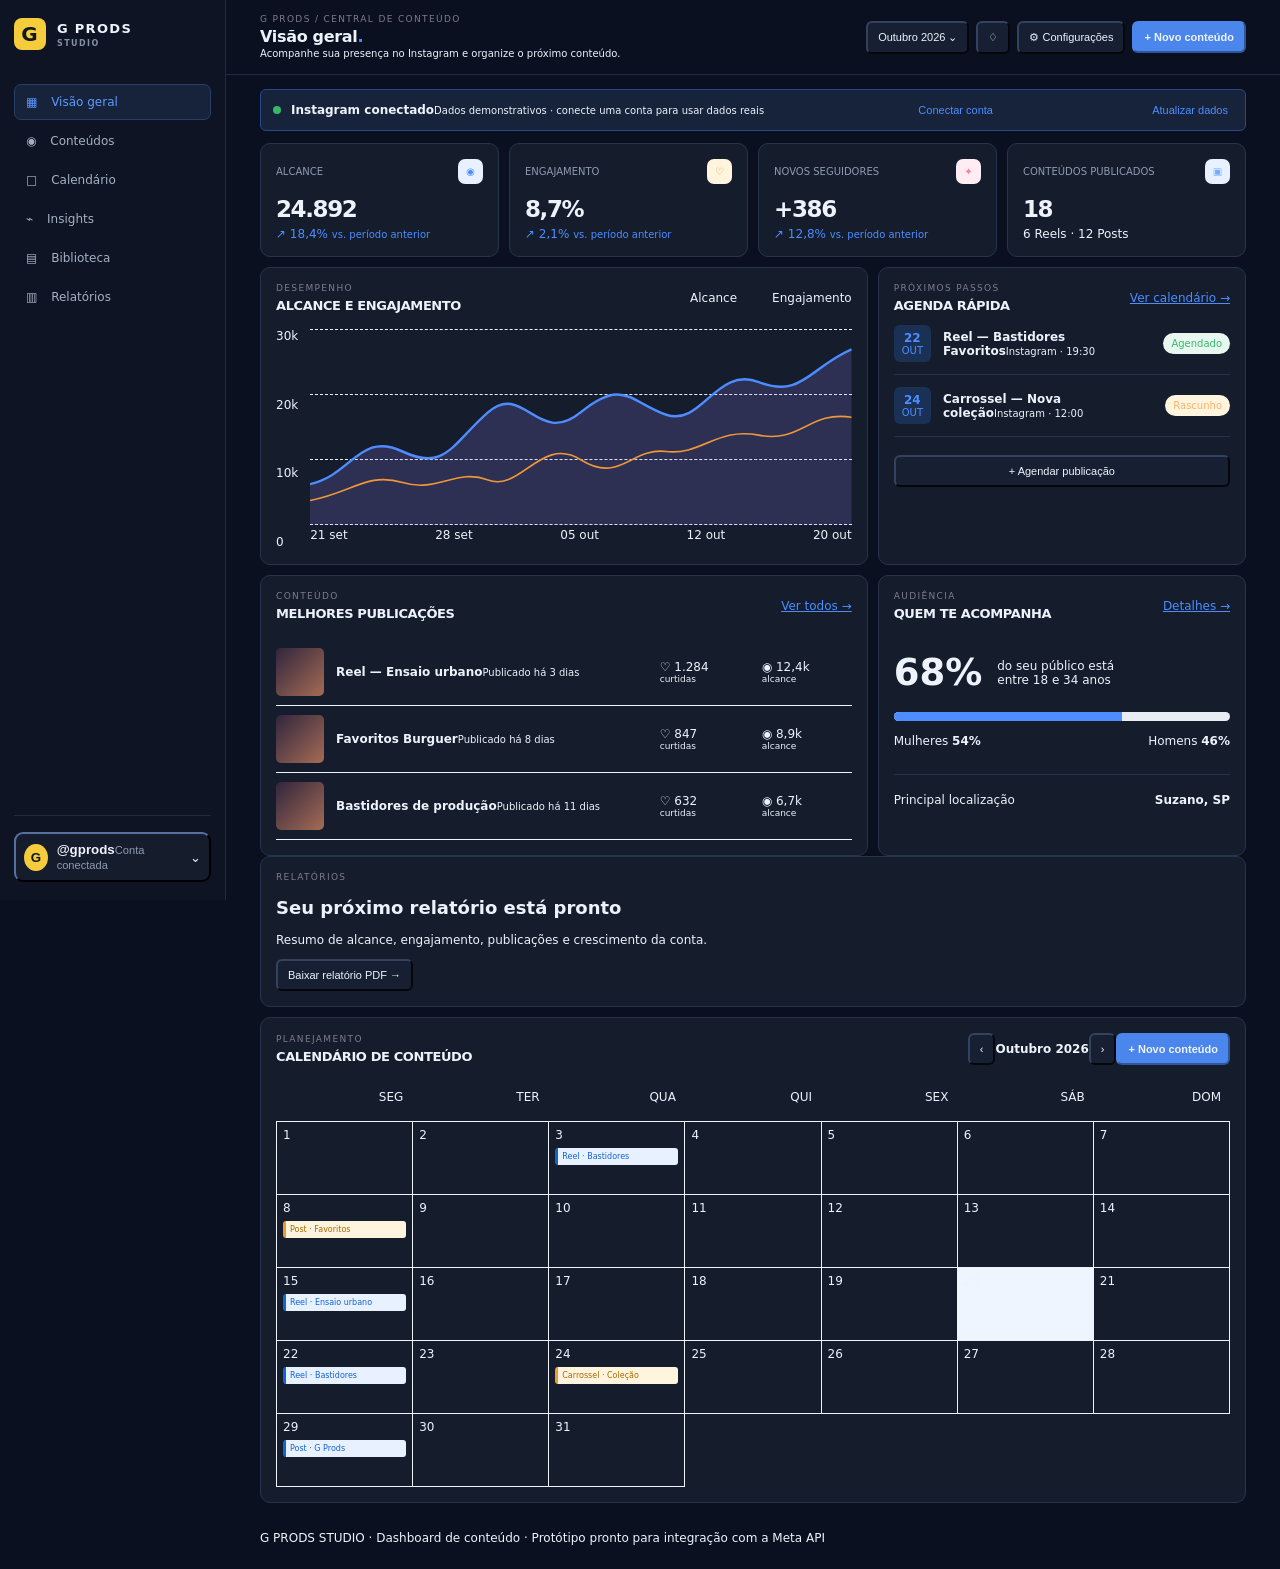
<file: index.html>
<!doctype html>
<html lang="pt-BR">
<head>
  <meta charset="utf-8">
  <meta name="viewport" content="width=device-width, initial-scale=1">
  <meta name="description" content="Dashboard de insights e planejamento de conteúdo da G Prods.">
  <title>G Prods — Dashboard Instagram</title>
  <link rel="stylesheet" href="styles.css">
  <link rel="stylesheet" href="meta-theme.css">
  <link rel="stylesheet" href="dashboard-theme.css">
</head>
<body>
  <aside class="sidebar">
    <a class="brand" href="#"><span class="brand-mark">G</span><span>G PRODS<small>STUDIO</small></span></a>
    <nav aria-label="Menu principal">
      <a class="nav-link active" href="#visao-geral">▦ <span>Visão geral</span></a>
      <a class="nav-link" href="#conteudos">◉ <span>Conteúdos</span></a>
      <a class="nav-link" href="#calendario">□ <span>Calendário</span></a>
      <a class="nav-link" href="#insights">⌁ <span>Insights</span></a>
      <a class="nav-link" href="#conteudos">▤ <span>Biblioteca</span></a>
      <a class="nav-link" href="#relatorios">▥ <span>Relatórios</span></a>
    </nav>
    <div class="sidebar-bottom"><button class="account"><span class="avatar">G</span><span><strong>@gprods</strong><small>Conta conectada</small></span><span>⌄</span></button></div>
  </aside>

  <main class="main" id="visao-geral">
    <header class="topbar"><div><p class="eyebrow">G PRODS / CENTRAL DE CONTEÚDO</p><h1>Visão geral<span>.</span></h1><small class="top-subtitle">Acompanhe sua presença no Instagram e organize o próximo conteúdo.</small></div><div class="top-actions"><button class="period">Outubro 2026 <span>⌄</span></button><button class="icon-btn" aria-label="Notificações">♢</button><button class="outline">⚙ Configurações</button><button class="primary" id="new-content">+ Novo conteúdo</button></div></header>

    <section class="connection" aria-label="Status da conta"><span class="status-dot"></span><span><strong id="connection-title">Instagram conectado</strong><small id="connection-subtitle">Dados demonstrativos · conecte uma conta para usar dados reais</small></span><button class="text-button" id="connect-instagram">Conectar conta</button><button class="text-button" id="refresh-data">Atualizar dados</button></section>

    <section class="metrics" id="insights" aria-label="Principais métricas">
      <article class="metric-card"><div class="metric-head"><span>Alcance</span><span class="metric-icon purple">◉</span></div><strong>24.892</strong><p class="positive">↗ 18,4% <small>vs. período anterior</small></p></article>
      <article class="metric-card"><div class="metric-head"><span>Engajamento</span><span class="metric-icon orange">♡</span></div><strong>8,7%</strong><p class="positive">↗ 2,1% <small>vs. período anterior</small></p></article>
      <article class="metric-card"><div class="metric-head"><span>Novos seguidores</span><span class="metric-icon pink">✦</span></div><strong>+386</strong><p class="positive">↗ 12,8% <small>vs. período anterior</small></p></article>
      <article class="metric-card"><div class="metric-head"><span>Conteúdos publicados</span><span class="metric-icon blue">▣</span></div><strong>18</strong><p class="neutral">6 Reels · 12 Posts</p></article>
    </section>

    <section class="dashboard-grid">
      <article class="panel chart-panel"><div class="panel-heading"><div><p class="eyebrow">DESEMPENHO</p><h2>Alcance e engajamento</h2></div><div class="legend"><span><i class="line purple-line"></i>Alcance</span><span><i class="line orange-line"></i>Engajamento</span></div></div><div class="chart"><div class="y-labels"><span>30k</span><span>20k</span><span>10k</span><span>0</span></div><div class="chart-area"><div class="grid-lines"><i></i><i></i><i></i><i></i></div><svg viewBox="0 0 760 240" preserveAspectRatio="none" aria-label="Gráfico de alcance e engajamento"><defs><linearGradient id="fill" x1="0" x2="0" y1="0" y2="1"><stop offset="0" stop-color="#7b61ff" stop-opacity=".26"/><stop offset="1" stop-color="#7b61ff" stop-opacity="0"/></linearGradient></defs><path class="area" d="M0 190 C60 178 70 125 130 150 S200 140 250 102 S320 145 380 102 S450 90 500 105 S570 45 630 65 S700 48 760 25 V240 H0Z"/><path class="chart-line purple-stroke" d="M0 190 C60 178 70 125 130 150 S200 140 250 102 S320 145 380 102 S450 90 500 105 S570 45 630 65 S700 48 760 25"/><path class="chart-line orange-stroke" d="M0 210 C60 200 80 175 130 188 S205 170 250 185 S325 130 380 160 S450 145 500 150 S570 120 630 130 S700 100 760 108"/></svg><div class="x-labels"><span>21 set</span><span>28 set</span><span>05 out</span><span>12 out</span><span>20 out</span></div></div></div></article>

      <article class="panel quick-panel"><div class="panel-heading"><div><p class="eyebrow">PRÓXIMOS PASSOS</p><h2>Agenda rápida</h2></div><a href="#calendario">Ver calendário →</a></div><div class="schedule-item"><span class="date-box"><b>22</b><small>OUT</small></span><span><strong>Reel — Bastidores Favoritos</strong><small>Instagram · 19:30</small></span><span class="scheduled">Agendado</span></div><div class="schedule-item"><span class="date-box"><b>24</b><small>OUT</small></span><span><strong>Carrossel — Nova coleção</strong><small>Instagram · 12:00</small></span><span class="draft">Rascunho</span></div><button class="outline full" id="quick-schedule">+ Agendar publicação</button></article>
    </section>

    <section class="dashboard-grid lower" id="conteudos">
      <article class="panel"><div class="panel-heading"><div><p class="eyebrow">CONTEÚDO</p><h2>Melhores publicações</h2></div><a href="#conteudos">Ver todos →</a></div><div class="content-list"><div class="content-row"><div class="thumb thumb-one"></div><span><strong>Reel — Ensaio urbano</strong><small>Publicado há 3 dias</small></span><span class="content-stat">♡ 1.284 <small>curtidas</small></span><span class="content-stat">◉ 12,4k <small>alcance</small></span></div><div class="content-row"><div class="thumb thumb-two"></div><span><strong>Favoritos Burguer</strong><small>Publicado há 8 dias</small></span><span class="content-stat">♡ 847 <small>curtidas</small></span><span class="content-stat">◉ 8,9k <small>alcance</small></span></div><div class="content-row"><div class="thumb thumb-three"></div><span><strong>Bastidores de produção</strong><small>Publicado há 11 dias</small></span><span class="content-stat">♡ 632 <small>curtidas</small></span><span class="content-stat">◉ 6,7k <small>alcance</small></span></div></div></article>
      <article class="panel audience"><div class="panel-heading"><div><p class="eyebrow">AUDIÊNCIA</p><h2>Quem te acompanha</h2></div><a href="#insights">Detalhes →</a></div><div class="audience-number"><strong>68%</strong><span>do seu público está<br>entre 18 e 34 anos</span></div><div class="bar"><i style="width:68%"></i></div><div class="audience-split"><span>Mulheres <b>54%</b></span><span>Homens <b>46%</b></span></div><p class="location">Principal localização <strong>Suzano, SP</strong></p></article>
    </section>

    <section class="panel report-strip" id="relatorios"><div><p class="eyebrow">RELATÓRIOS</p><h2>Seu próximo relatório está pronto</h2><p>Resumo de alcance, engajamento, publicações e crescimento da conta.</p></div><button class="outline" id="download-report">Baixar relatório PDF →</button></section>

    <section class="calendar panel" id="calendario"><div class="panel-heading"><div><p class="eyebrow">PLANEJAMENTO</p><h2>Calendário de conteúdo</h2></div><div class="calendar-actions"><button class="outline">‹</button><strong>Outubro 2026</strong><button class="outline">›</button><button class="primary" id="calendar-new">+ Novo conteúdo</button></div></div><div class="week"><span>SEG</span><span>TER</span><span>QUA</span><span>QUI</span><span>SEX</span><span>SÁB</span><span>DOM</span></div><div class="calendar-grid" id="calendar-grid"></div></section>
    <footer>G PRODS STUDIO <span>·</span> Dashboard de conteúdo <span>·</span> Protótipo pronto para integração com a Meta API</footer>
  </main>
  <div class="toast" id="toast" role="status">Em breve: formulário de agendamento.</div>
  <script src="app.js"></script>
</body>
</html>
</file>
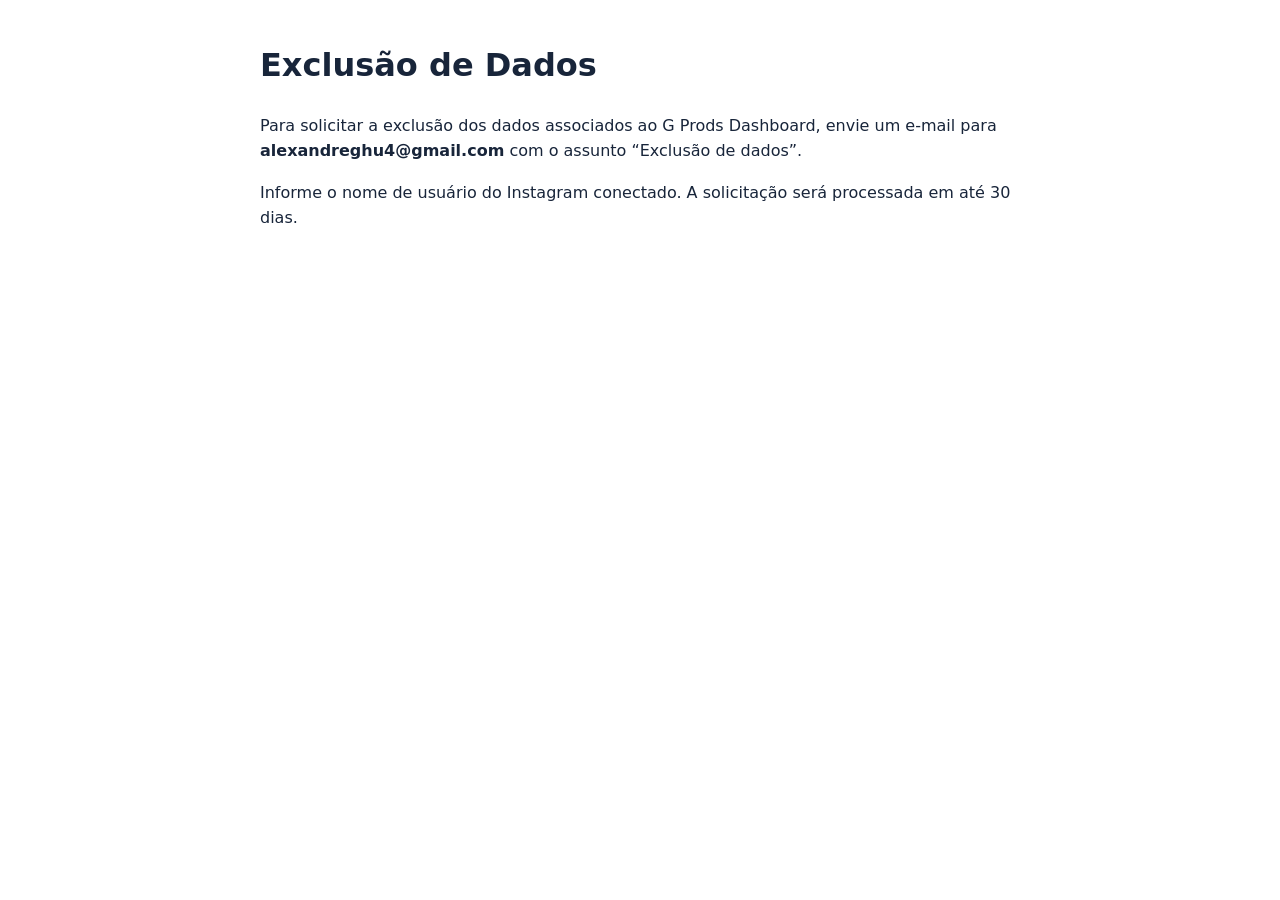
<file: data-deletion.html>
<!doctype html><html lang="pt-BR"><meta charset="utf-8"><meta name="viewport" content="width=device-width,initial-scale=1"><title>Exclusão de Dados — G Prods</title><style>body{font:16px system-ui;line-height:1.6;max-width:760px;margin:40px auto;padding:0 20px;color:#18253a}h1{font-size:32px}</style><h1>Exclusão de Dados</h1><p>Para solicitar a exclusão dos dados associados ao G Prods Dashboard, envie um e-mail para <strong>alexandreghu4@gmail.com</strong> com o assunto “Exclusão de dados”.</p><p>Informe o nome de usuário do Instagram conectado. A solicitação será processada em até 30 dias.</p></html>
</file>
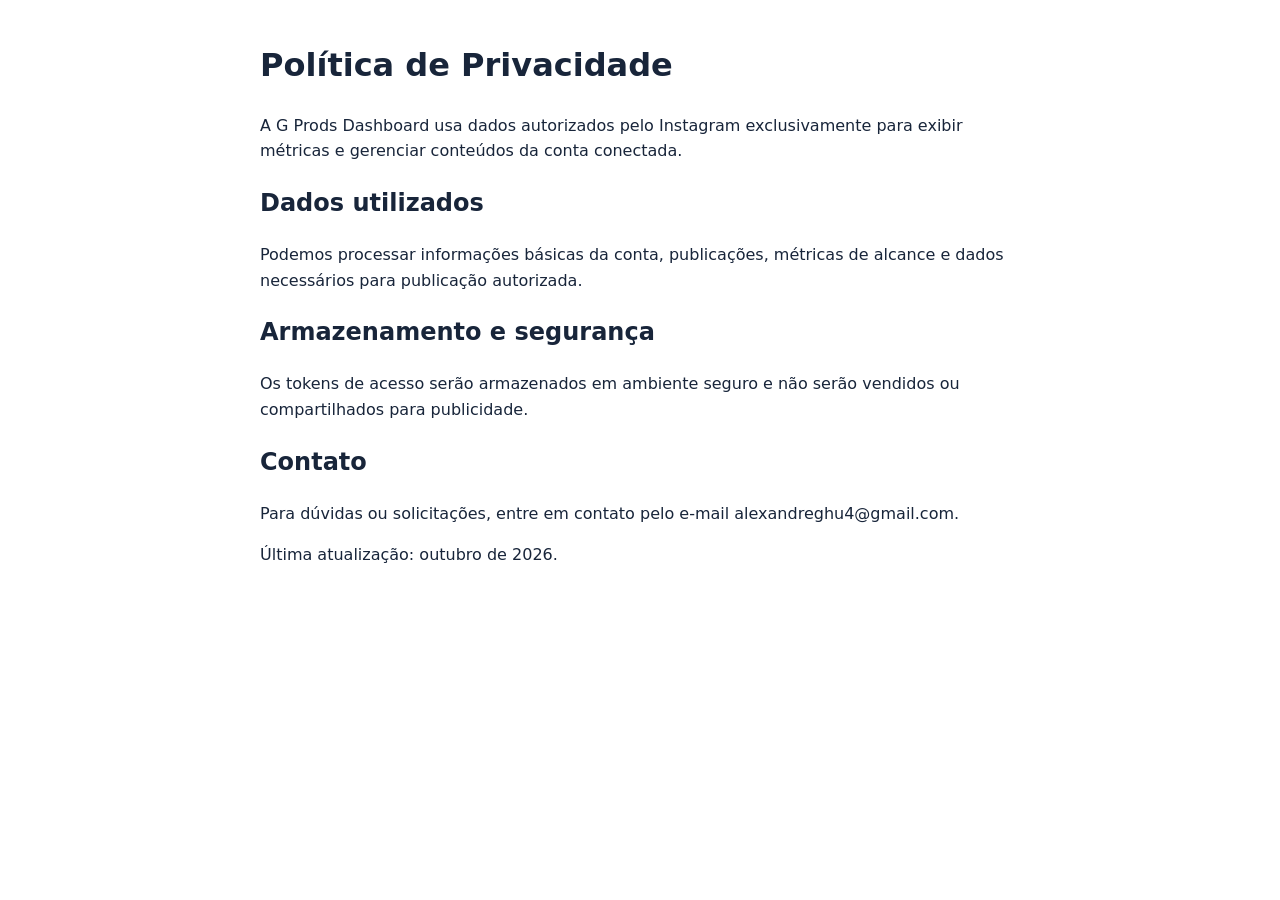
<file: privacy.html>
<!doctype html><html lang="pt-BR"><meta charset="utf-8"><meta name="viewport" content="width=device-width,initial-scale=1"><title>Política de Privacidade — G Prods</title><style>body{font:16px system-ui;line-height:1.6;max-width:760px;margin:40px auto;padding:0 20px;color:#18253a}h1{font-size:32px}</style><h1>Política de Privacidade</h1><p>A G Prods Dashboard usa dados autorizados pelo Instagram exclusivamente para exibir métricas e gerenciar conteúdos da conta conectada.</p><h2>Dados utilizados</h2><p>Podemos processar informações básicas da conta, publicações, métricas de alcance e dados necessários para publicação autorizada.</p><h2>Armazenamento e segurança</h2><p>Os tokens de acesso serão armazenados em ambiente seguro e não serão vendidos ou compartilhados para publicidade.</p><h2>Contato</h2><p>Para dúvidas ou solicitações, entre em contato pelo e-mail alexandreghu4@gmail.com.</p><p>Última atualização: outubro de 2026.</p></html>
</file>
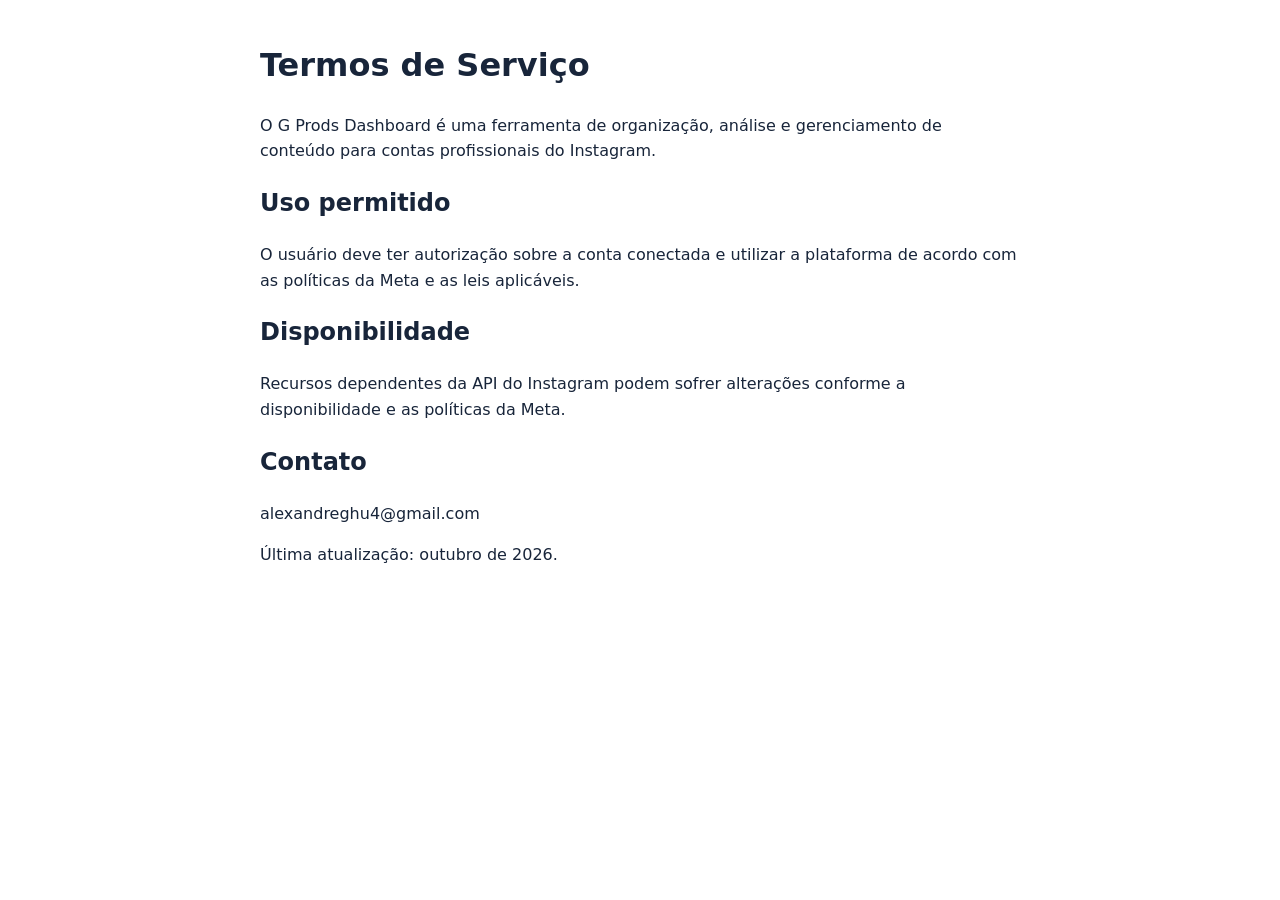
<file: terms.html>
<!doctype html><html lang="pt-BR"><meta charset="utf-8"><meta name="viewport" content="width=device-width,initial-scale=1"><title>Termos de Serviço — G Prods</title><style>body{font:16px system-ui;line-height:1.6;max-width:760px;margin:40px auto;padding:0 20px;color:#18253a}h1{font-size:32px}</style><h1>Termos de Serviço</h1><p>O G Prods Dashboard é uma ferramenta de organização, análise e gerenciamento de conteúdo para contas profissionais do Instagram.</p><h2>Uso permitido</h2><p>O usuário deve ter autorização sobre a conta conectada e utilizar a plataforma de acordo com as políticas da Meta e as leis aplicáveis.</p><h2>Disponibilidade</h2><p>Recursos dependentes da API do Instagram podem sofrer alterações conforme a disponibilidade e as políticas da Meta.</p><h2>Contato</h2><p>alexandreghu4@gmail.com</p><p>Última atualização: outubro de 2026.</p></html>
</file>
<file: styles.css>
:root{--bg:#0d0d10;--surface:#15151a;--surface-2:#1b1a21;--line:#2b2932;--ink:#f5f3f7;--muted:#94909d;--purple:#9b87ff;--orange:#ff9b61;--green:#5ed39b}*{box-sizing:border-box}html{scroll-behavior:smooth}body{margin:0;background:var(--bg);color:var(--ink);font:14px Inter,ui-sans-serif,system-ui,-apple-system,sans-serif}.sidebar{background:#111115;border-right:1px solid var(--line);height:100vh;padding:28px 19px;width:242px}.brand{color:var(--ink)}.brand-mark{background:var(--purple);color:#121116}.brand small{color:#77727f}.sidebar nav{gap:5px;margin-top:68px}.nav-link{border:1px solid transparent;color:#898592}.nav-link.active,.nav-link:hover{background:#24212e;border-color:#39334f;color:#fff}.sidebar-bottom{border-top:1px solid var(--line);padding-top:16px}.account{background:#1c1b21;border-color:var(--line);color:#fff}.avatar{background:var(--purple);color:#17151c}.account small{color:#85808d}.main{max-width:1500px;padding:36px 5vw 25px}.topbar h1{font-size:29px}.topbar h1 span,.positive{color:var(--purple)}.period,.icon-btn,.outline,.primary,.text-button{background:var(--surface);border-color:var(--line);color:var(--ink)}.primary{background:var(--purple);border-color:var(--purple);color:#17151c}.connection{background:#171b1c;border:1px solid #263d35}.connection .text-button{color:var(--purple)}.metric-card,.panel{background:var(--surface);border-color:var(--line)}.metric-icon.purple{background:#282341;color:var(--purple)}.metric-icon.orange{background:#3a2922;color:var(--orange)}.metric-icon.pink{background:#382532;color:#ff79a5}.metric-icon.blue{background:#202f45;color:#75acff}.panel-heading a{color:var(--purple)}.grid-lines i{border-color:#2a2830}.purple-stroke{stroke:var(--purple)}.date-box{background:#282341;color:var(--purple)}.scheduled{background:#1d382c;color:var(--green)}.draft{background:#3a2e21;color:#ffb06d}.content-row,.calendar-grid{border-color:var(--line)}.bar{background:#292633}.bar i{background:var(--purple)}.day.today{background:#211e31}.calendar-event{background:#282341;border-color:var(--purple);color:#b9adff}.calendar-event.orange-event{background:#3a2922;border-color:var(--orange);color:#ffba88}.toast{background:#f5f3f7;color:#17151c}
.sidebar{display:flex;flex-direction:column;left:0;position:fixed;top:0}.brand{align-items:center;display:flex;gap:11px;font-weight:800;letter-spacing:.1em;text-decoration:none}.brand small{display:block;font-size:8px;letter-spacing:.18em;margin-top:3px}.brand-mark{align-items:center;display:grid;font-size:20px;height:38px;justify-content:center;width:38px}.sidebar nav{display:grid}.nav-link{border-radius:8px;padding:13px 14px;text-decoration:none}.nav-link span{margin-left:10px}.sidebar-bottom{margin-top:auto}.account{align-items:center;border-radius:9px;display:flex;gap:9px;padding:10px;text-align:left;width:100%}.avatar{align-items:center;border-radius:50%;display:grid;font-weight:800;height:30px;justify-content:center;width:30px}.account>span:last-child{margin-left:auto}.main{margin-left:242px}.topbar,.panel-heading,.metric-head,.top-actions,.connection,.schedule-item,.calendar-actions,.audience-split{align-items:center;display:flex}.topbar{justify-content:space-between}.eyebrow{color:#807b8b;font-size:10px;letter-spacing:.15em;margin:0 0 8px}.topbar h1{letter-spacing:-.05em;margin:0}.top-actions{gap:10px}.period,.icon-btn,.outline,.primary,.text-button{border-radius:7px;padding:10px 13px}.primary{cursor:pointer;font-weight:800}.connection{border-radius:7px;gap:10px;margin:30px 0 22px;padding:12px 15px}.status-dot{background:var(--green);border-radius:50%;height:8px;width:8px}.connection .text-button{background:transparent;border:0;margin-left:auto;padding:5px}.metrics{display:grid;gap:14px;grid-template-columns:repeat(4,1fr)}.metric-card{border:1px solid var(--line);border-radius:11px;padding:19px}.metric-head{color:var(--muted);justify-content:space-between}.metric-card>strong{display:block;font-size:29px;letter-spacing:-.06em;margin:16px 0 8px}.metric-card p{font-size:12px;margin:0}.metric-icon{align-items:center;border-radius:7px;display:grid;height:29px;justify-content:center;width:29px}.dashboard-grid{display:grid;gap:14px;grid-template-columns:1.65fr 1fr;margin-top:14px}.panel{border:1px solid var(--line);border-radius:11px;padding:22px}.panel-heading{justify-content:space-between}.panel-heading h2{font-size:17px;letter-spacing:-.03em;margin:0}.legend{display:flex;gap:14px}.line{display:inline-block;height:3px;margin-right:5px;width:16px}.chart{display:flex;height:260px;margin-top:24px}.y-labels{display:flex;flex-direction:column;justify-content:space-between;padding-right:12px}.chart-area{flex:1;position:relative}.grid-lines{bottom:24px;display:flex;flex-direction:column;height:calc(100% - 24px);justify-content:space-between;position:absolute;width:100%}.grid-lines i{border-top:1px dashed}.chart-area svg{height:calc(100% - 24px);position:relative;width:100%;z-index:1}.area{fill:rgba(155,135,255,.18)}.chart-line{fill:none;stroke-width:3}.orange-stroke{stroke:var(--orange);stroke-width:2}.x-labels{display:flex;justify-content:space-between}.schedule-item{border-bottom:1px solid var(--line);gap:12px;padding:19px 0}.date-box{border-radius:6px;padding:7px 10px;text-align:center}.date-box b,.date-box small{display:block}.scheduled,.draft{border-radius:20px;font-size:10px;margin-left:auto;padding:5px 8px}.full{margin-top:18px;width:100%}.lower{grid-template-columns:1.65fr 1fr}.content-list{margin-top:18px}.content-row{align-items:center;border-bottom:1px solid;display:grid;gap:12px;grid-template-columns:48px 1fr 90px 90px;padding:12px 0}.thumb{background:linear-gradient(135deg,#30263d,#a66b55);border-radius:5px;height:48px;width:48px}.content-stat small{display:block;font-size:9px}.audience-number{align-items:center;display:flex;gap:15px;margin:30px 0 18px}.audience-number strong{font-size:37px}.bar{border-radius:8px;height:9px;overflow:hidden}.bar i{display:block;height:100%}.audience-split{justify-content:space-between;margin:13px 0 26px}.location{border-top:1px solid var(--line);padding-top:18px}.location strong{float:right}.calendar{margin-top:14px}.week,.calendar-grid{display:grid;grid-template-columns:repeat(7,1fr)}.week{margin-top:25px;text-align:right}.week span{padding:9px}.calendar-grid{border-left:1px solid;border-top:1px solid;margin-top:8px}.day{border-bottom:1px solid;border-right:1px solid;min-height:90px;padding:8px}.calendar-event{border-left:3px solid;border-radius:3px;font-size:9px;margin-top:9px;padding:5px}footer{padding:28px 0 0}.toast{border-radius:7px;bottom:22px;opacity:0;padding:12px 18px;position:fixed;right:22px;transition:.25s}.toast.show{opacity:1}@media(max-width:900px){.sidebar{height:62px;padding:13px 18px;position:sticky;width:100%;z-index:2}.sidebar nav,.sidebar-bottom{display:none}.main{margin-left:0;padding:24px 16px}.topbar{align-items:flex-start;flex-direction:column;gap:18px}.top-actions{flex-wrap:wrap}.metrics,.dashboard-grid,.lower{grid-template-columns:1fr}.content-row{grid-template-columns:48px 1fr 72px}.content-stat:last-child{display:none}.calendar{overflow:auto}.calendar-grid,.week{min-width:650px}.calendar-actions{flex-wrap:wrap}.calendar-actions .primary{width:100%}}
</file>
<file: meta-theme.css>
:root{--bg:#f0f2f5;--surface:#fff;--line:#dfe3e8;--ink:#1c2b3a;--muted:#6d7885;--purple:#1877f2;--orange:#f59e0b;--green:#20a464}.sidebar{background:#fff;border-right-color:var(--line)}.brand-mark{background:var(--purple);border-radius:8px;color:#fff}.brand small{color:#8a95a1}.nav-link{color:#647181}.nav-link.active,.nav-link:hover{background:#e8f1ff;border-color:#c5dcff;color:#1264cf}.account{background:#f5f7f9;border-color:var(--line);color:var(--ink)}.avatar{background:var(--purple);color:#fff}.account small{color:var(--muted)}.period,.icon-btn,.outline,.primary,.text-button{background:var(--surface);border-color:var(--line);color:var(--ink)}.primary{background:var(--purple);border-color:var(--purple);color:#fff}.connection{background:#eaf3ff;border-color:#c8ddfb}.metric-icon.purple{background:#e8f1ff}.metric-icon.orange{background:#fff5df}.metric-icon.pink{background:#ffedf3}.metric-icon.blue{background:#e8f1ff}.date-box{background:#e8f1ff}.scheduled{background:#e8f7ef}.draft{background:#fff5df}.bar{background:#e8edf3}.day.today{background:#eef5ff}.calendar-event{background:#e8f1ff;color:#1264cf}.calendar-event.orange-event{background:#fff5df;color:#a86800}.toast{background:#1c2b3a;color:#fff}
</file>
<file: dashboard-theme.css>
:root{--bg:#0b1020;--surface:#151d2d;--surface-2:#1b2538;--line:#27334a;--ink:#edf2fb;--muted:#8d9ab0;--purple:#4d8dff;--orange:#ef9838;--green:#35b968}
body{background:var(--bg);font-size:12px}.sidebar{background:#0e1423;border-right:1px solid #202b42;padding:18px 14px;width:226px}.brand{font-size:13px}.brand-mark{background:#f5cd3c;border-radius:8px;color:#131820;height:32px;width:32px}.brand small{color:#8490a5}.sidebar nav{gap:3px;margin-top:34px}.nav-link{border-radius:7px;color:#a4b0c3;padding:10px 11px}.nav-link.active,.nav-link:hover{background:#17233a;border-color:#293e65;color:#5d9aff}.sidebar-bottom{border-top-color:#202b42}.account{background:#151d2d;border-color:#29364d;color:var(--ink);padding:8px}.avatar{background:#f5cd3c;color:#131820;height:27px;width:27px}.main{margin-left:226px;max-width:none;padding:18px 34px 24px}.topbar{border-bottom:1px solid #202b42;margin:-18px -34px 14px;padding:14px 34px}.topbar h1{font-size:16px;letter-spacing:-.02em}.topbar .eyebrow{margin-bottom:3px}.top-actions{gap:7px}.period,.icon-btn,.outline,.primary,.text-button{background:#172033;border-color:#33435f;border-radius:6px;color:var(--ink);font-size:11px;padding:8px 10px}.primary{background:#4b86ed;border-color:#4b86ed}.connection{background:#17233b;border-color:#27498a;border-radius:6px;margin:0 0 12px;padding:9px 12px}.metrics{gap:10px}.metric-card,.panel{background:var(--surface);border-color:#27344b;border-radius:10px}.metric-card{padding:15px}.metric-card>strong{font-size:23px;margin:12px 0 5px}.metric-head{font-size:10px;text-transform:uppercase}.metric-icon{height:25px;width:25px}.dashboard-grid{gap:10px;margin-top:10px}.panel{padding:15px}.panel-heading h2{font-size:13px;text-transform:uppercase}.eyebrow{font-size:9px;margin-bottom:5px}.chart{height:220px;margin-top:16px}.schedule-item{padding:12px 0}.date-box{background:#1a3155;padding:6px 8px}.lower{gap:10px}.content-row{padding:9px 0}.calendar{margin-top:10px}.week{margin-top:16px}.day{min-height:73px;padding:6px}.calendar-event{font-size:8px;margin-top:6px;padding:4px}.toast{background:#edf3ff;color:#18253a}
</file>
